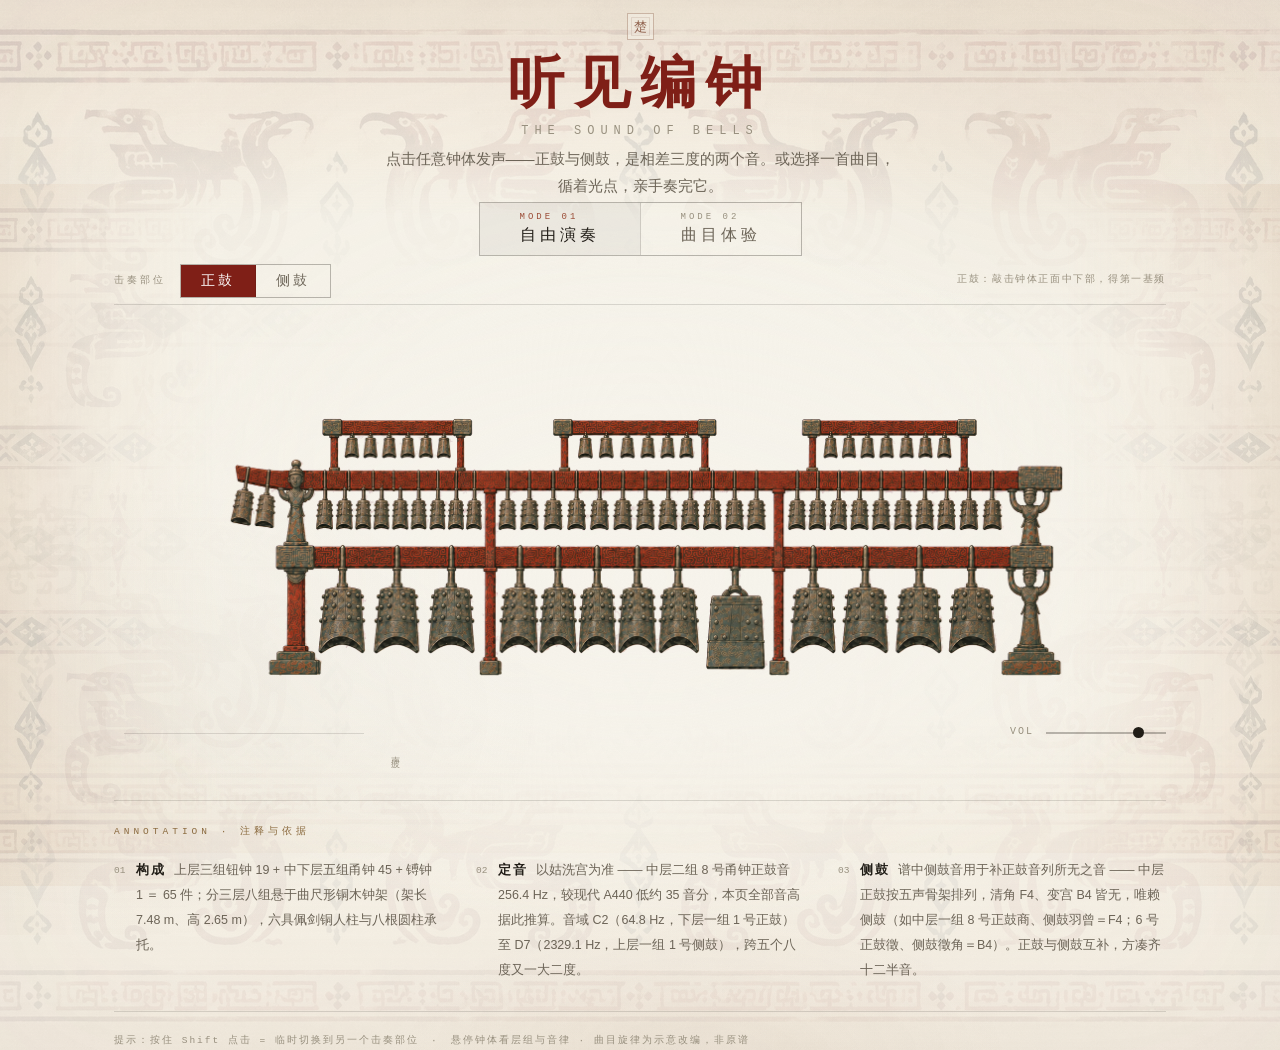
<file: sound/index.html>
﻿<!DOCTYPE html>
<html lang="zh-CN">
<head>
<meta charset="UTF-8">
<meta name="viewport" content="width=device-width, initial-scale=1.0">
<meta name="theme-color" content="#f6f3ea">
<title>听见编钟 · 声音交互 DEMO</title>
<meta name="description" content="曾侯乙编钟声音交互演示 —— 点击钟体发声，正鼓与侧鼓相差三度；或跟随光点奏完一首曲目。">
<link rel="icon" href="data:image/svg+xml,%3Csvg xmlns='http://www.w3.org/2000/svg' viewBox='0 0 32 32'%3E%3Crect width='32' height='32' fill='%23fcfbf8'/%3E%3Cpath d='M10 5v4M22 5v4M12 9h8c2 6 1 12-4 17-5-5-6-11-4-17z' stroke='%2326221c' stroke-width='2' fill='none' stroke-linecap='round'/%3E%3C/svg%3E">
<!-- 不引外链字体：Google Fonts 在国内会挂起并阻塞渲染（表现为白屏打不开），改用系统字体栈 -->
<link rel="stylesheet" href="css/style.css?v=21">
</head>
<body>

<!-- 背景：楚帛纹样经降饱和、低对比处理，只作平面构成与纸面肌理 -->
<div class="site-bg" aria-hidden="true">
  <div class="bg-field"></div>
  <div class="bg-band bg-band--top"></div>
  <div class="bg-band bg-band--bottom"></div>
  <div class="bg-side bg-side--left"></div>
  <div class="bg-side bg-side--right"></div>
  <div class="bg-veil"></div>
  <div class="bg-wash"></div>
  <div id="bgEcho" class="bg-echo"></div>
  <div class="bg-grain"></div>
</div>

<main class="container">

  <header class="ch-head rv">
    <span class="ch-mark" aria-hidden="true">楚</span>
    <h2 class="ch-title">听见编钟</h2>
    <p class="ch-sub">THE SOUND OF BELLS</p>
    <p class="ch-intro">点击任意钟体发声——正鼓与侧鼓，是相差三度的两个音。或选择一首曲目，循着光点，亲手奏完它。</p>
  </header>

  <div class="mode-bar rv">
    <button class="mode-tab on" data-mode="free"><em>MODE 01</em>自由演奏</button>
    <button class="mode-tab" data-mode="song"><em>MODE 02</em>曲目体验</button>
  </div>

  <div id="songPanel" class="song-panel hidden rv">
    <div class="sp-songs">
      <button class="song-btn on" data-song="chushang">《楚商》<em>商调式 · 含旋宫</em></button>
      <button class="song-btn" data-song="tianwen">《天问》<em>问天 · 问地 · 叩问</em></button>
    </div>
    <div class="sp-transport">
      <button id="btnFollow" class="t-btn t-main">跟随演奏</button>
      <button id="btnAuto" class="t-btn">自动演奏</button>
      <button id="btnStop" class="t-btn">停止</button>
      <span class="t-progress"><i id="playProg"></i></span>
      <span id="nowNote" class="now-note">—</span>
      <button id="btnAssist" class="t-btn t-toggle on" title="跟随演奏超时后是否自动补击">辅助 开</button>
    </div>
    <p class="sp-note" id="followHint">跟随演奏：循着脉冲的那件钟敲击即推进，<em>节奏由你掌握</em>。久未击中会补一击提示，连续 3 次后停下等你；不想要补击可关「辅助」。</p>
  </div>

  <div class="rack-toolbar rv">
    <div class="side-switch">
      <span class="side-label">击奏部位</span>
      <div class="side-tabs">
        <button class="side-tab on" data-side="front">正鼓</button>
        <button class="side-tab" data-side="side">侧鼓</button>
      </div>
    </div>
    <p id="sideHint">正鼓：敲击钟体正面中下部，得第一基频</p>
  </div>

  <div id="rackBox" class="rack-box rv" aria-label="编钟演奏台"></div>

  <div class="sound-controls rv">
    <div class="sc-wave"><canvas id="waveCanvas" width="260" height="44"></canvas><span>声波</span></div>
    <div class="sc-vol">
      <span>VOL</span>
      <input id="vol" type="range" min="0" max="100" value="80" aria-label="音量">
    </div>
    <p class="sc-hint" id="soundHint" hidden></p>
  </div>

  <section class="notes rv">
    <p class="notes-kicker">ANNOTATION · 注释与依据</p>
    <ol>
      <li><b>构成</b>上层三组钮钟 19 + 中下层五组甬钟 45 + 镈钟 1 ＝ 65 件；分三层八组悬于曲尺形铜木钟架（架长 7.48 m、高 2.65 m），六具佩剑铜人柱与八根圆柱承托。</li>
      <li><b>定音</b>以姑洗宫为准 —— 中层二组 8 号甬钟正鼓音 256.4 Hz，较现代 A440 低约 35 音分，本页全部音高据此推算。音域 C2（64.8 Hz，下层一组 1 号正鼓）至 D7（2329.1 Hz，上层一组 1 号侧鼓），跨五个八度又一大二度。</li>
      <li><b>侧鼓</b>谱中侧鼓音用于补正鼓音列所无之音 —— 中层正鼓按五声骨架排列，清角 F4、变宫 B4 皆无，唯赖侧鼓（如中层一组 8 号正鼓商、侧鼓羽曾＝F4；6 号正鼓徵、侧鼓徵角＝B4）。正鼓与侧鼓互补，方凑齐十二半音。</li>
    </ol>
  </section>

  <footer class="demo-foot rv">
    <p class="df-left">提示：按住 Shift 点击 = 临时切换到另一个击奏部位　·　悬停钟体看层组与音律 · 曲目旋律为示意改编，非原谱</p>
  </footer>

</main>

<div id="toast" class="toast"><b id="toastName"></b><span id="toastInfo"></span></div>

<noscript><p style="color:#26221c;padding:2rem;font-family:sans-serif">本演示需要启用 JavaScript。</p></noscript>

<script src="js/data.js?v=15"></script>
<script src="js/audio.js?v=15"></script>
<script src="js/racksvg.js?v=15"></script>
<script src="js/demo.js?v=15"></script>
<script>
/* 嵌入主展厅时：把内容真实高度发给父页面，实现无内部滚动条的整段嵌入 */
(function(){
  function report(){
    var main=document.querySelector('main');
    if(!main) return;
    var r=main.getBoundingClientRect();
    var h=Math.ceil(r.bottom + window.scrollY + 1);
    if(h>0) parent.postMessage({type:'sound-height',height:h},'*');
  }
  window.addEventListener('load', report);
  window.addEventListener('resize', report);
  window.addEventListener('message', function(e){
    if(e.data && e.data.type==='sound-height-request') report();
  });
  if(document.fonts && document.fonts.ready) document.fonts.ready.then(report);
  if('ResizeObserver' in window) new ResizeObserver(report).observe(document.querySelector('main'));
  setTimeout(report,300);
})();
</script>
</body>
</html>
</file>
<file: sound/css/style.css>
/* ═══ 编钟声音交互 DEMO ═══
   楚帛纹样 × 当代平面构成 × 编钟声音交互
   暖玉白纸面 · 低饱和赭红与古铜 · 留白优先 */

:root {
  --bg: #f6f3ea;
  --bg-2: #efe9dc;
  --paper: #f7f4ec;
  --ink: #211d17;
  --muted: #6c6457;
  --faint: #98907f;
  --bronze: #8b6b3f;
  --bronze-deep: #6e5230;
  --side: #a66a3d;            /* 侧鼓 · 低饱和橙棕 */
  --side-deep: #85502c;
  --cinnabar: #9b4c37;
  --ochre: #9b5a3f;
  --ochre-deep: #7c452f;
  --line: rgba(33, 29, 23, .14);
  --line-strong: rgba(33, 29, 23, .29);
  /* 系统字体栈：不依赖网络字体，离线秒开 */
  --serif: "Songti SC", "STSong", "SimSun", "Noto Serif CJK SC", "Source Han Serif SC", "Source Han Serif CN", "Georgia", serif;
  --sans: "PingFang SC", "HarmonyOS Sans SC", "Microsoft YaHei", "Noto Sans SC", "Source Han Sans SC", -apple-system, "Segoe UI", sans-serif;
  --mono: ui-monospace, "Cascadia Mono", "Consolas", "SFMono-Regular", "Courier New", monospace;
  --pad: clamp(20px, 5vw, 72px);
  --ease: cubic-bezier(.22, .61, .2, 1);
  --ease-out: cubic-bezier(.16, .66, .24, 1);
}

* { margin: 0; padding: 0; box-sizing: border-box; }
body {
  background: var(--bg);
  color: var(--ink);
  font-family: var(--sans);
  font-size: 16px;
  line-height: 1.85;
  -webkit-font-smoothing: antialiased;
  overflow-x: hidden;
  position: relative;
  min-height: 100vh;
  /* 防止 .ch-head 的上外边距穿透 body，保证嵌入时背景从 iframe 顶部开始 */
  padding-top: .1px;
}
::selection { background: rgba(155, 90, 63, .18); }
img { max-width: 100%; display: block; }
button { font-family: inherit; color: inherit; background: none; border: none; cursor: pointer; }

.container { position: relative; z-index: 1; max-width: 1180px; margin-inline: auto; padding-inline: var(--pad); }

/* ── 渐显 ── */
.rv { opacity: 0; transform: translateY(18px); transition: opacity .8s var(--ease), transform .8s var(--ease); }
.rv.in { opacity: 1; transform: none; }

/* ═══════════════════════════════════════
   背景：楚帛纹样的平面构成
   纸底 → 极淡全幅纹样 → 上下横向纹样带
   → 左右边缘局部 → 中央留白 → 纸纹
   纹样统一偏暖红；各带以外缘红色渐变向纸面淡出，避免平贴感
   ═══════════════════════════════════════ */
.site-bg {
  position: absolute;
  inset: 0;
  z-index: 0;
  overflow: hidden;
  pointer-events: none;
  background: var(--bg);
}
.site-bg::after {
  content: '';
  position: absolute;
  inset: 0;
  box-shadow: inset 0 0 170px rgba(91, 74, 53, .045);
  pointer-events: none;
}

/* 全幅纹样：只作为极淡的底，中央被纸色蒙层压住 */
.bg-field {
  position: absolute;
  inset: 0;
  background: url("../assets/img/chubai-pattern.jpg?v=9") 50% 0 / 100% auto no-repeat;
  opacity: .09;
  mix-blend-mode: multiply;
  -webkit-mask-image: radial-gradient(ellipse 82% 64% at 50% 44%, transparent 24%, rgba(0, 0, 0, .5) 64%, #000 100%);
  mask-image: radial-gradient(ellipse 82% 64% at 50% 44%, transparent 24%, rgba(0, 0, 0, .5) 64%, #000 100%);
}

/* 横向纹样带：保留帛画的带状秩序 */
.bg-band {
  position: absolute;
  left: 0;
  right: 0;
  background-repeat: no-repeat, no-repeat;
  background-size: 100% 100%, 100% auto;
  mix-blend-mode: multiply;
}
.bg-band--top {
  top: 0;
  height: clamp(140px, 17vw, 250px);
  background-image:
    linear-gradient(to bottom, rgba(151, 70, 50, .13), rgba(151, 70, 50, .03) 58%, transparent 100%),
    url("../assets/img/chubai-pattern.jpg?v=9");
  background-position: 0 0, 50% 0;
  opacity: .255;
  -webkit-mask-image: linear-gradient(to bottom, rgba(0, 0, 0, .95) 0, rgba(0, 0, 0, .52) 56%, transparent 100%);
  mask-image: linear-gradient(to bottom, rgba(0, 0, 0, .95) 0, rgba(0, 0, 0, .52) 56%, transparent 100%);
}
.bg-band--bottom {
  bottom: 0;
  height: clamp(190px, 26vw, 370px);
  background-image:
    linear-gradient(to top, rgba(151, 70, 50, .11), rgba(151, 70, 50, .02) 58%, transparent 100%),
    url("../assets/img/chubai-pattern.jpg?v=9");
  background-position: 0 0, 50% 100%;
  opacity: .175;
  -webkit-mask-image: linear-gradient(to top, rgba(0, 0, 0, .9) 0, rgba(0, 0, 0, .34) 56%, transparent 100%);
  mask-image: linear-gradient(to top, rgba(0, 0, 0, .9) 0, rgba(0, 0, 0, .34) 56%, transparent 100%);
}

/* 左右边缘：局部纹样向页面边缘延伸，不进入中央演奏区 */
.bg-side {
  position: absolute;
  top: 13%;
  bottom: 11%;
  width: clamp(90px, 17vw, 250px);
  opacity: .17;
  mix-blend-mode: multiply;
}
.bg-side--left {
  left: 0;
  background-image:
    linear-gradient(to right, rgba(151, 70, 50, .13), rgba(151, 70, 50, .02) 55%, transparent 100%),
    url("../assets/img/chubai-pattern.jpg?v=9");
  background-repeat: no-repeat, no-repeat;
  background-size: 100% 100%, auto 88%;
  background-position: 0 0, left 50%;
  -webkit-mask-image: linear-gradient(to right, #000 0, rgba(0, 0, 0, .38) 52%, transparent 100%);
  mask-image: linear-gradient(to right, #000 0, rgba(0, 0, 0, .38) 52%, transparent 100%);
}
.bg-side--right {
  right: 0;
  background-image:
    linear-gradient(to left, rgba(151, 70, 50, .13), rgba(151, 70, 50, .02) 55%, transparent 100%),
    url("../assets/img/chubai-pattern.jpg?v=9");
  background-repeat: no-repeat, no-repeat;
  background-size: 100% 100%, auto 88%;
  background-position: 0 0, right 50%;
  -webkit-mask-image: linear-gradient(to left, #000 0, rgba(0, 0, 0, .38) 52%, transparent 100%);
  mask-image: linear-gradient(to left, #000 0, rgba(0, 0, 0, .38) 52%, transparent 100%);
}

/* 中央留白：编钟背后进一步降低纹样对比 */
.bg-veil {
  position: absolute;
  inset: 0;
  background:
    radial-gradient(ellipse 57% 42% at 50% 55%,
      rgba(247, 244, 236, .90) 0,
      rgba(247, 244, 236, .69) 36%,
      rgba(247, 244, 236, .29) 58%,
      rgba(247, 244, 236, 0) 79%),
    linear-gradient(to bottom,
      rgba(247, 244, 236, .30) 0,
      rgba(247, 244, 236, 0) 20%,
      rgba(247, 244, 236, 0) 80%,
      rgba(247, 244, 236, .26) 100%);
}

/* 印染痕迹：极淡的纸面云斑，不追均匀噪点 */
.bg-wash {
  position: absolute;
  inset: 0;
  background:
    radial-gradient(ellipse 38% 26% at 82% 12%, rgba(146, 105, 67, .055), transparent 72%),
    radial-gradient(ellipse 44% 30% at 11% 68%, rgba(104, 94, 76, .035), transparent 74%),
    radial-gradient(ellipse 34% 20% at 55% 101%, rgba(154, 106, 70, .045), transparent 72%);
  mix-blend-mode: multiply;
}

/* 点击编钟时，邻近的一段纹样短暂增强，再缓慢退去 */
.bg-echo {
  position: absolute;
  width: 420px;
  height: 220px;
  opacity: 0;
  background-image: url("../assets/img/chubai-pattern.jpg?v=9");
  background-repeat: no-repeat;
  background-size: 1100px auto;
  background-position: 50% 38%;
  mix-blend-mode: multiply;
  filter: contrast(1.10) saturate(1.02);
  -webkit-mask-image: radial-gradient(ellipse 54% 50% at 50% 50%, #000 0, rgba(0, 0, 0, .45) 58%, transparent 80%);
  mask-image: radial-gradient(ellipse 54% 50% at 50% 50%, #000 0, rgba(0, 0, 0, .45) 58%, transparent 80%);
  will-change: opacity, transform;
}
.bg-echo.on { animation: bgEcho 1.35s var(--ease-out) both; }
@keyframes bgEcho {
  0%   { opacity: 0; transform: scale(.985); }
  13%  { opacity: .30; }
  100% { opacity: 0; transform: scale(1.035); }
}

/* 纸张肌理：细颗粒 + 轻微纤维感，不使用明显发黄的旧纸滤镜 */
.bg-grain {
  position: absolute;
  inset: 0;
  background-image: url("data:image/svg+xml,%3Csvg xmlns='http://www.w3.org/2000/svg' width='180' height='180'%3E%3Cfilter id='n'%3E%3CfeTurbulence type='fractalNoise' baseFrequency='.86' numOctaves='3' stitchTiles='stitch'/%3E%3CfeColorMatrix type='saturate' values='0'/%3E%3C/filter%3E%3Crect width='180' height='180' filter='url(%23n)' opacity='.5'/%3E%3C/svg%3E");
  background-size: 180px 180px;
  opacity: .055;
  mix-blend-mode: multiply;
}

/* ═══ 页眉 ═══ */
.demo-head {
  display: flex; align-items: center; justify-content: space-between; gap: 20px;
  padding: 22px clamp(20px, 5vw, 72px);
  border-bottom: 1px solid var(--line);
}
.dh-brand { display: flex; align-items: baseline; gap: 14px; }
.dh-brand b { font-family: var(--serif); font-weight: 600; font-size: 17px; letter-spacing: 6px; }
.dh-brand span { font-family: var(--mono); font-size: 9.5px; letter-spacing: 3px; color: var(--faint); }
.dh-meta { font-family: var(--mono); font-size: 9.5px; letter-spacing: 3px; color: var(--faint); text-align: right; }

/* ═══ 章节头 ═══ */
.ch-head { text-align: center; margin: clamp(8px, 1.2vh, 18px) 0 clamp(2px, 0.3vh, 6px); }
.ch-mark {
  display: inline-flex; align-items: center; justify-content: center;
  width: 27px; height: 27px; margin: 0 auto 8px;
  position: relative;
  font-family: var(--serif); font-size: 13px; line-height: 1; letter-spacing: 0;
  color: var(--ochre-deep);
  border: 1px solid rgba(124, 69, 47, .38);
  background: rgba(247, 244, 236, .46);
  opacity: .82;
}
.ch-mark::before {
  content: ''; position: absolute; inset: 3px;
  border: 1px solid rgba(124, 69, 47, .15);
}
.ch-kicker { font-family: var(--mono); font-size: 11px; letter-spacing: 4px; color: var(--bronze); margin-bottom: 16px; }
.ch-title { font-family: var(--serif); font-weight: 700; font-size: clamp(34px, 4.6vw, 56px); letter-spacing: 10px; line-height: 1.25; color: #7f1f17; }
.ch-sub { font-family: var(--mono); font-size: 12px; letter-spacing: 6px; color: var(--faint); margin-top: 2px; }
.ch-intro { max-width: 520px; margin: 4px auto 0; font-size: 14.5px; color: var(--muted); }

/* ═══ 模式切换 ═══ */
.mode-bar { display: flex; justify-content: center; width: fit-content; margin: 0 auto clamp(6px, 0.8vh, 12px); border: 1px solid var(--line-strong); }
.mode-tab { display: flex; flex-direction: column; gap: 3px; padding: 9px 40px; border-right: 1px solid var(--line); transition: color .3s, background .3s; font-family: var(--serif); font-size: 16px; letter-spacing: 4px; color: var(--muted); }
.mode-tab:last-child { border-right: none; }
.mode-tab em { font-style: normal; font-family: var(--mono); font-size: 9px; letter-spacing: 3px; color: var(--faint); }
.mode-tab:hover { color: var(--ink); }
.mode-tab.on { background: rgba(33, 29, 23, .045); color: var(--ink); }
.mode-tab.on em { color: var(--cinnabar); }

/* ═══ 曲目面板 ═══ */
.song-panel { display: flex; align-items: center; justify-content: center; flex-wrap: wrap; gap: 20px 36px; margin-bottom: 26px; }
.song-panel.hidden { display: none; }
.sp-songs { display: flex; border: 1px solid var(--line); }
.song-btn { font-family: var(--serif); font-size: 15px; letter-spacing: 3px; color: var(--muted); padding: 10px 26px; border-right: 1px solid var(--line); transition: color .3s, background .3s; display: flex; flex-direction: column; align-items: center; gap: 3px; }
.song-btn em { font-family: var(--mono); font-size: 9px; letter-spacing: 1px; font-style: normal; color: var(--faint); }
.song-btn.on em { color: var(--muted); }
.song-btn:last-child { border-right: none; }
.song-btn.on, .song-btn:hover { color: var(--ink); }
.song-btn.on { background: rgba(33, 29, 23, .042); }
.sp-transport { display: flex; align-items: center; gap: 16px; flex-wrap: wrap; justify-content: center; }
.t-btn { font-family: var(--mono); font-size: 11px; letter-spacing: 2px; color: var(--muted); border: 1px solid var(--line); padding: 9px 18px; transition: color .3s, border-color .3s, background .3s; }
.t-btn:hover { color: var(--ink); border-color: var(--line-strong); }
.t-btn.t-main { color: var(--ink); border-color: var(--line-strong); }
.t-btn.playing { color: var(--paper); background: #7f1f17; border-color: #7f1f17; }
.t-btn.t-toggle { font-size: 10px; padding: 7px 13px; color: var(--faint); }
.t-btn.t-toggle.on { color: var(--bronze-deep); border-color: rgba(139, 107, 63, .4); background: rgba(139, 107, 63, .06); }
.t-progress { width: 130px; height: 2px; background: var(--line); position: relative; }
.t-progress i { position: absolute; left: 0; top: 0; bottom: 0; width: 0; background: var(--cinnabar); transition: width .3s linear; }
.now-note { font-family: var(--mono); font-size: 11px; letter-spacing: 2px; color: var(--bronze-deep); min-width: 120px; }
.sp-note { flex: 1 0 100%; text-align: center; font-family: var(--mono); font-size: 10px; letter-spacing: 1.4px; line-height: 2; color: var(--faint); max-width: 780px; margin: 0 auto; }
.sp-note em { font-style: normal; color: var(--muted); border-bottom: 1px solid var(--line-strong); padding-bottom: 1px; }

/* ═══ 击奏部位 ═══ */
.rack-toolbar { display: flex; align-items: center; justify-content: space-between; gap: 14px 26px; flex-wrap: wrap; max-width: 1120px; margin: 0 auto 6px; padding-bottom: 6px; border-bottom: 1px solid var(--line); }
.side-switch { display: flex; align-items: center; gap: 14px; }
.side-label { font-family: var(--mono); font-size: 9.5px; letter-spacing: 3px; color: var(--faint); }
.side-tabs { display: flex; border: 1px solid var(--line-strong); }
.side-tab { font-family: var(--serif); font-size: 14px; letter-spacing: 3px; color: var(--muted); padding: 7px 20px; border-right: 1px solid var(--line); transition: color .3s, background .3s; }
.side-tab:last-child { border-right: none; }
.side-tab:hover { color: var(--ink); }
.side-tab.on { background: #7f1f17; color: #fff; }
.side-tab[data-side="side"].on { background: var(--bronze); }
/* 跟随演奏：目标要求的部位，即使当前未选中也描边提示 */
.side-tab.need { box-shadow: inset 0 0 0 1.5px var(--ochre); color: var(--ink); }
.side-tab[data-side="side"].need { box-shadow: inset 0 0 0 1.5px var(--bronze); }
.side-tab.need::after { content: '← 敲这个'; margin-left: 8px; font-family: var(--mono); font-size: 9px; letter-spacing: 1px; color: var(--ochre-deep); }
.side-tab[data-side="side"].need::after { color: var(--bronze-deep); }
/* 目标部位正好是当前选中项：保持白字，避免深色字压在深红底上 */
.side-tab.on.need { color: #fff; }
.side-tab.on.need::after { color: rgba(255, 255, 255, .8); }
#sideHint { font-family: var(--mono); font-size: 10px; letter-spacing: 1.6px; color: var(--faint); }

/* ═══ 演奏台 ═══ */
.rack-box { max-width: 880px; margin-inline: auto; }
.rack-box svg { width: 100%; height: auto; display: block; }
.img-rack { position: relative; isolation: isolate; }
.img-rack img { width: 100%; display: block; position: relative; z-index: 0; }
.img-spots { position: absolute; inset: 0; z-index: 5; }
.fh-spot { position: absolute; transform: translate(-50%, -50%); aspect-ratio: 1; border-radius: 50%; cursor: pointer; transition: background .28s var(--ease); }
.fh-spot:hover { background: radial-gradient(circle at 50% 50%, rgba(155, 90, 63, .15) 0 16%, rgba(155, 90, 63, .06) 42%, transparent 70%); }
.fh-spot--bo:hover { background: radial-gradient(circle at 50% 50%, rgba(139, 107, 63, .16) 0 16%, rgba(139, 107, 63, .06) 42%, transparent 70%); }
/* 侧鼓模式：点击点用低饱和橙棕，和正鼓的赭红区分 */
.side-on .fh-spot:not(.fh-spot--bo):hover { background: radial-gradient(circle at 50% 50%, rgba(166, 106, 61, .16) 0 16%, rgba(166, 106, 61, .06) 42%, transparent 70%); }
/* 目标钟：同步放大命中区（脉冲环放大 1.14 倍，照着环点必中，不会滑到邻钟） */
.fh-spot--target { z-index: 6; }
.fh-spot--target::before { content: ''; position: absolute; inset: -44%; border-radius: 50%; }

/* 跟随演奏的脉冲环：功能提示，比反馈波纹更克制 */
.fh-ring {
  position: absolute; transform: translate(-50%, -50%);
  border: 2px solid rgba(247, 244, 236, .94);
  border-radius: 50%; pointer-events: none;
  box-shadow: 0 0 0 1px rgba(127, 31, 23, .62);
}
.fh-ring--side { border-color: rgba(247, 244, 236, .94); box-shadow: 0 0 0 1px rgba(139, 107, 63, .68); }
.fh-ring.fh-target { color: #7f1f17; animation: fhBeat 1.55s cubic-bezier(.4, 0, .2, 1) infinite; }
.fh-ring.fh-target-side { border-color: rgba(247, 244, 236, .94); border-style: dashed; color: var(--bronze); }
.fh-ring.fh-target::before {
  content: ''; position: absolute; left: 50%; top: 50%;
  transform: translate(-50%, -50%); width: 38%; height: 38%;
  border-radius: 50%; background: currentColor; opacity: .95;
  box-shadow: 0 0 0 2px rgba(247, 244, 236, .62);
}
.fh-ring.fh-target-side::before {
  background: transparent; border: 1.5px solid currentColor;
  box-shadow: 0 0 0 3px rgba(247, 244, 236, .55);
}
@keyframes fhBeat {
  0%, 100% { opacity: .55; transform: translate(-50%, -50%) scale(1.01); }
  50%      { opacity: .95; transform: translate(-50%, -50%) scale(1.16); }
}

/* 点击时：以钟体为遮片的局部明暗与极小幅位移 */
.bell-ghost {
  position: absolute; inset: 0; z-index: 2;
  background: url("../assets/img/rack-flat.png") 0 0 / 100% 100% no-repeat;
  pointer-events: none;
  opacity: 0;
  will-change: opacity, transform, filter;
  -webkit-mask-image: radial-gradient(ellipse var(--rx, 3%) var(--ry, 6%) at var(--x, 50%) var(--y, 50%),
    #000 0, #000 42%, rgba(0, 0, 0, .55) 68%, transparent 86%);
  mask-image: radial-gradient(ellipse var(--rx, 3%) var(--ry, 6%) at var(--x, 50%) var(--y, 50%),
    #000 0, #000 42%, rgba(0, 0, 0, .55) 68%, transparent 86%);
}

/* 弧形波纹层：位于钟体与命中区之间 */
.fx-layer {
  position: absolute; inset: 0; z-index: 3;
  width: 100%; height: 100%;
  overflow: visible;
  pointer-events: none;
}

/* SVG 兜底钟架 */
.rk-beam { fill: #9b5b45; stroke: rgba(60, 30, 22, .3); stroke-width: 1; }
.rk-cap { fill: #4c4a44; stroke: rgba(24, 21, 17, .34); stroke-width: .8; }
.rk-post { fill: #9b5b45; stroke: rgba(60, 30, 22, .26); stroke-width: .8; }
.rk-hook { stroke: rgba(70, 68, 62, .55); stroke-width: 1.2; fill: none; }
.rk-bell { cursor: pointer; }
.rk-bell path { fill: url(#bellGrad); stroke: rgba(50, 48, 44, .66); stroke-width: 1; transition: stroke .2s, filter .2s; }
.rk-bell .rk-yong { fill: #82827a; }
.rk-bell circle { fill: rgba(56, 54, 50, .5); }
.rk-bell .rk-ring { fill: none; stroke: var(--ochre); stroke-width: 1.2; opacity: 0; }
.rk-bell:hover path { stroke: var(--ink); filter: brightness(1.1); }
.rk-bell.hit path { stroke: var(--ochre); filter: brightness(1.14); }
.rk-bell.target path { stroke: var(--ochre); filter: brightness(1.06); }
.rk-bell.target-side path { stroke: var(--bronze); stroke-dasharray: 4 2.5; }
.rk-bell.target .rk-ring { opacity: 1; }
.rk-ripple { fill: none; stroke: var(--ochre); stroke-width: 1.1; pointer-events: none; }
.rk-label { font-family: var(--mono); font-size: 9px; letter-spacing: 2px; fill: var(--faint); }

/* ═══ 控制台 ═══ */
.sound-controls { display: flex; align-items: center; justify-content: space-between; gap: 24px; max-width: 1120px; margin: -40px auto 0; flex-wrap: wrap; }
.sc-wave { display: flex; align-items: flex-end; gap: 12px; }
.sc-wave canvas { width: 260px; height: 44px; display: block; }
.sc-wave span { font-family: var(--mono); font-size: 9px; letter-spacing: 3px; color: var(--faint); writing-mode: vertical-rl; }
.sc-vol { display: flex; align-items: center; gap: 12px; }
.sc-vol span { font-family: var(--mono); font-size: 10px; letter-spacing: 2px; color: var(--faint); }
input[type="range"] { -webkit-appearance: none; appearance: none; width: 120px; height: 2px; background: var(--line-strong); outline: none; }
input[type="range"]::-webkit-slider-thumb { -webkit-appearance: none; width: 11px; height: 11px; border-radius: 50%; background: var(--ink); cursor: pointer; border: none; }
input[type="range"]::-moz-range-thumb { width: 11px; height: 11px; border-radius: 50%; background: var(--ink); cursor: pointer; border: none; }
.sc-hint { font-family: var(--mono); font-size: 10.5px; letter-spacing: 2px; color: var(--faint); }

/* ═══ 注释区 ═══ */
.notes { max-width: 1120px; margin: clamp(32px, 5vh, 56px) auto 0; padding-top: 22px; border-top: 1px solid var(--line); }
.notes-kicker { font-family: var(--mono); font-size: 9.5px; letter-spacing: 4px; color: var(--bronze); margin-bottom: 18px; }
.notes ol { list-style: none; display: grid; grid-template-columns: repeat(auto-fit, minmax(300px, 1fr)); gap: 16px 34px; }
.notes li { font-size: 12.5px; line-height: 2; color: var(--muted); counter-increment: note; padding-left: 22px; position: relative; }
.notes li::before { content: counter(note, decimal-leading-zero); position: absolute; left: 0; top: 3px; font-family: var(--mono); font-size: 9.5px; color: var(--faint); }
.notes b { font-family: var(--serif); font-weight: 600; color: var(--ink); letter-spacing: 2px; margin-right: 8px; }
.notes em { font-style: normal; color: var(--cinnabar); }

/* ═══ 页脚 ═══ */
.demo-foot { max-width: 1120px; margin: 28px auto 0; padding-top: 20px; border-top: 1px solid var(--line); display: flex; justify-content: flex-start; gap: 14px 32px; flex-wrap: wrap; }
.demo-foot p { font-family: var(--mono); font-size: 9.5px; letter-spacing: 2px; color: var(--faint); line-height: 1.9; }
.demo-foot .df-left { text-align: left; margin-left: 0; white-space: nowrap; }

/* ═══ 提示条 ═══ */
.toast {
  position: fixed; left: 50%; bottom: 32px; transform: translateX(-50%) translateY(8px);
  z-index: 210; display: flex; align-items: baseline; gap: 14px;
  background: rgba(247, 244, 236, .96); border: 1px solid var(--line-strong);
  padding: 11px 22px; opacity: 0; transition: opacity .35s var(--ease), transform .35s var(--ease); pointer-events: none;
  max-width: 86vw; box-shadow: 0 12px 34px rgba(45, 35, 24, .08);
}
.toast.show { opacity: 1; transform: translateX(-50%); }
.toast b { font-family: var(--serif); font-size: 17px; letter-spacing: 3px; color: var(--bronze-deep); font-weight: 600; }
.toast span { font-family: var(--mono); font-size: 10.5px; letter-spacing: 2px; color: var(--muted); }

/* ═══ 响应式 ═══ */
@media (max-width: 900px) {
  .bg-side { display: none; }
  .demo-foot .df-left { white-space: normal; }
  .bg-band--top { height: clamp(120px, 24vw, 190px); opacity: .22; }
  .bg-band--bottom { height: clamp(170px, 32vw, 260px); opacity: .15; }
  .bg-veil {
    background:
      radial-gradient(ellipse 72% 40% at 50% 55%,
        rgba(247, 244, 236, .96) 0,
        rgba(247, 244, 236, .8) 40%,
        rgba(247, 244, 236, 0) 82%);
  }
}
@media (max-width: 720px) {
  .mode-tab { padding: 11px 20px; font-size: 15px; letter-spacing: 2px; }
  .ch-title { letter-spacing: 6px; }
  .sound-controls { justify-content: center; }
  .rack-toolbar { flex-direction: column; align-items: flex-start; }
  .now-note { min-width: 0; }
  .dh-meta { display: none; }
  .sc-wave canvas { width: 220px; height: 38px; }
  .demo-foot p { font-size: 9px; letter-spacing: 1.2px; }
}
@media (prefers-reduced-motion: reduce) {
  .rv { opacity: 1; transform: none; transition: none; }
  .bg-echo.on { animation-duration: .01s; }
  .fh-ring.fh-target { animation: none; opacity: .7; }
  * { scroll-behavior: auto !important; }
}
</file>
